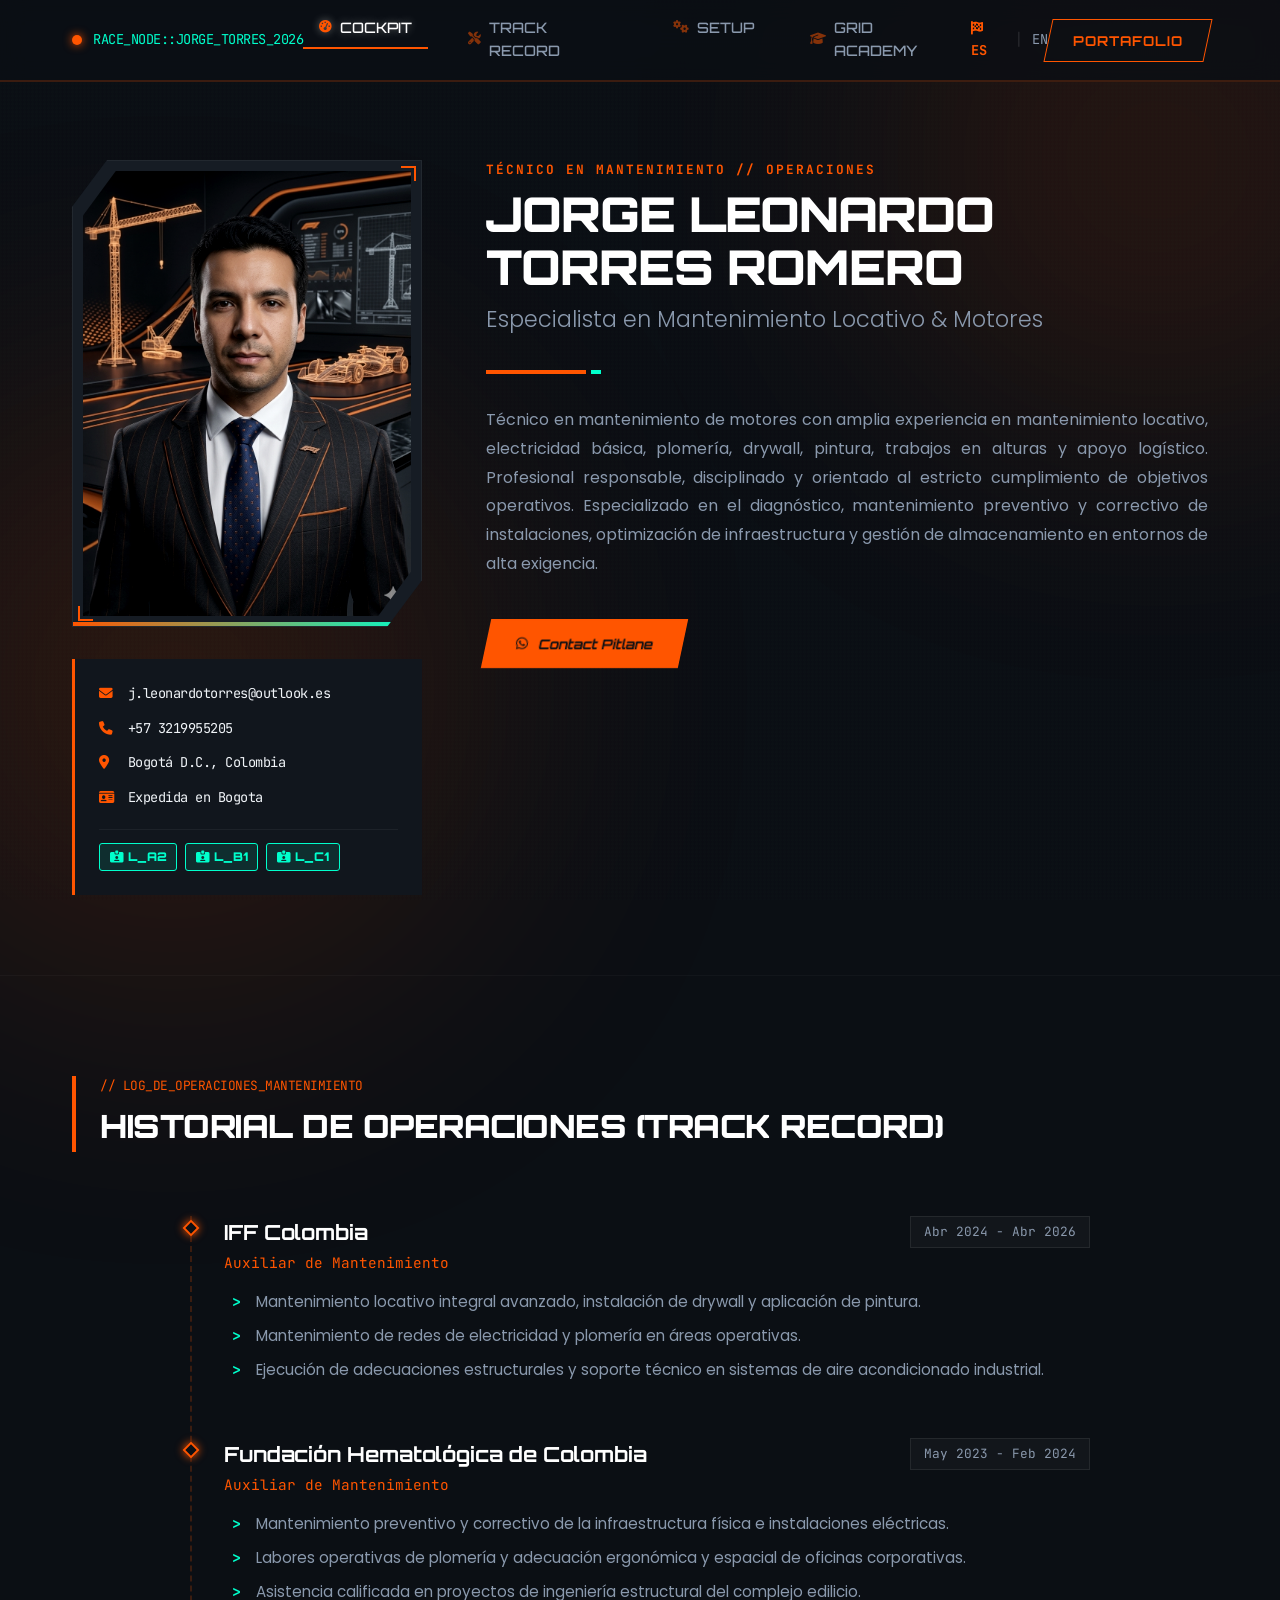
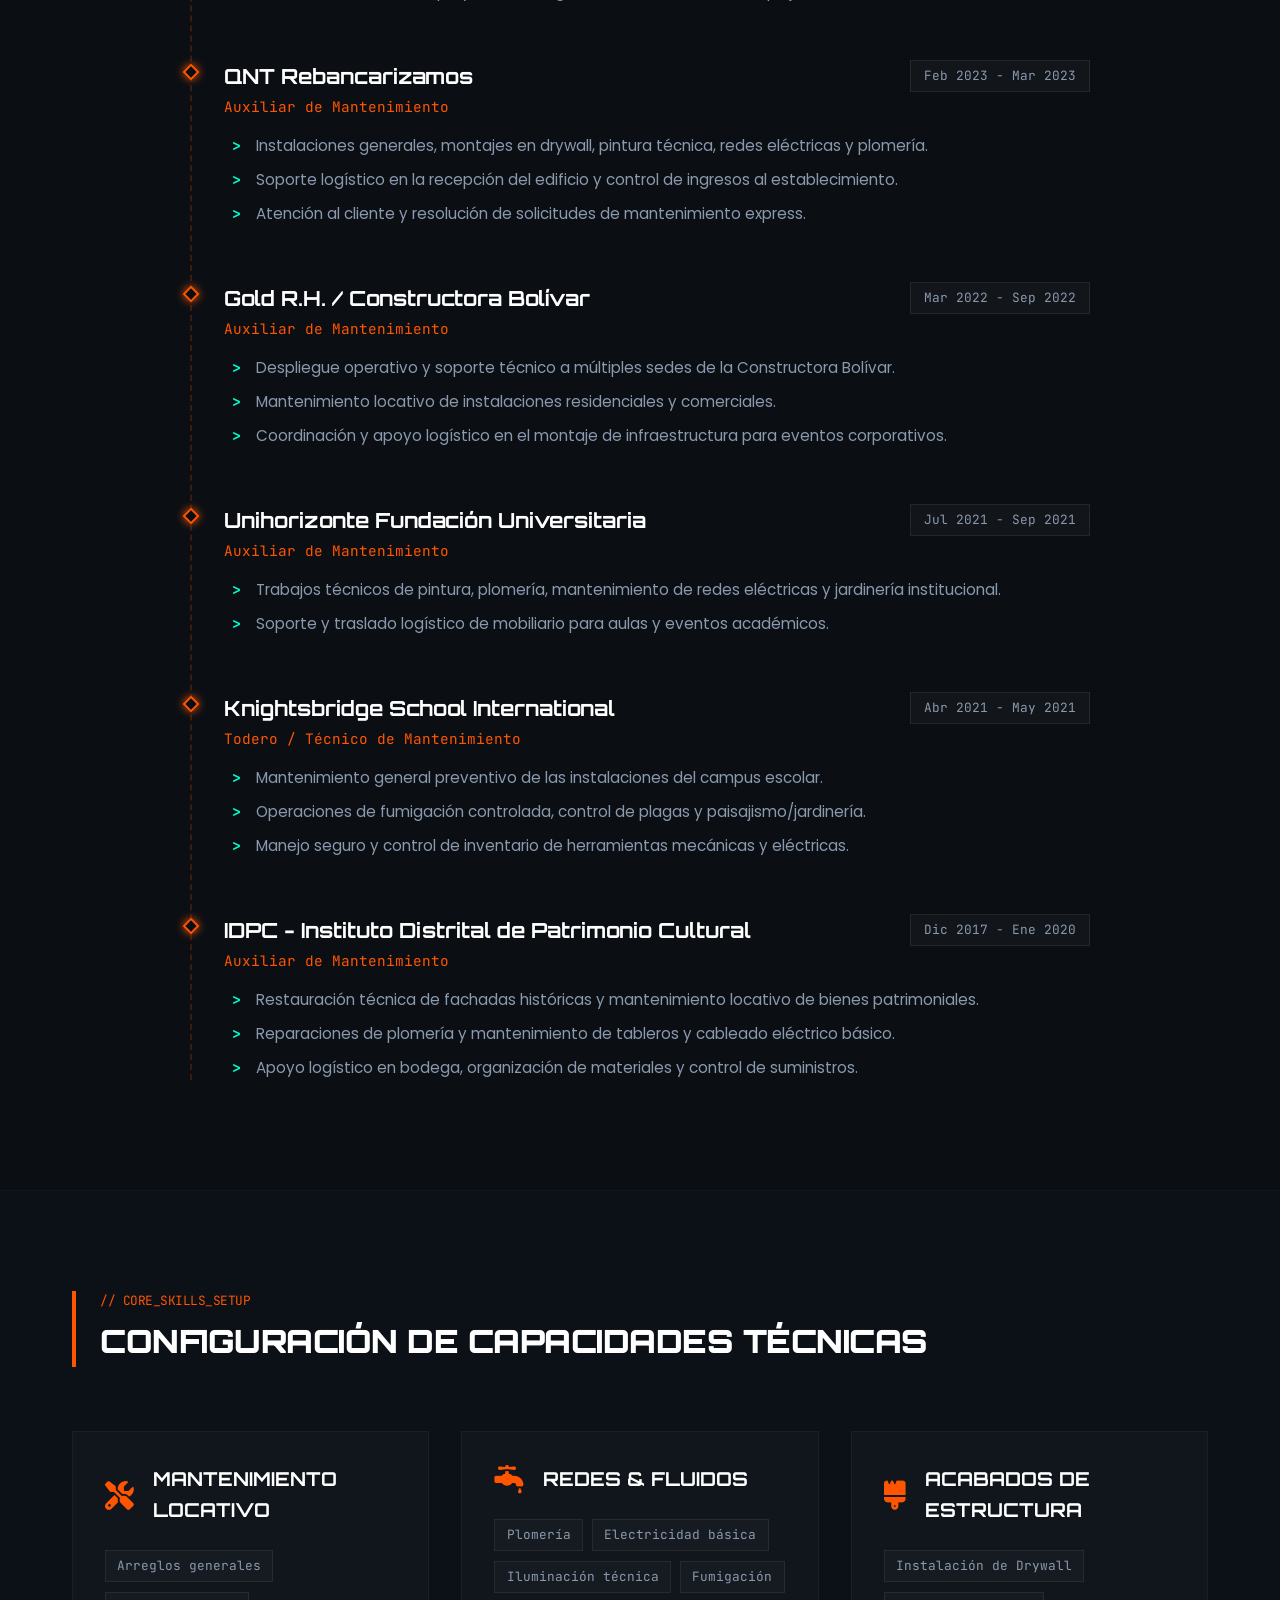
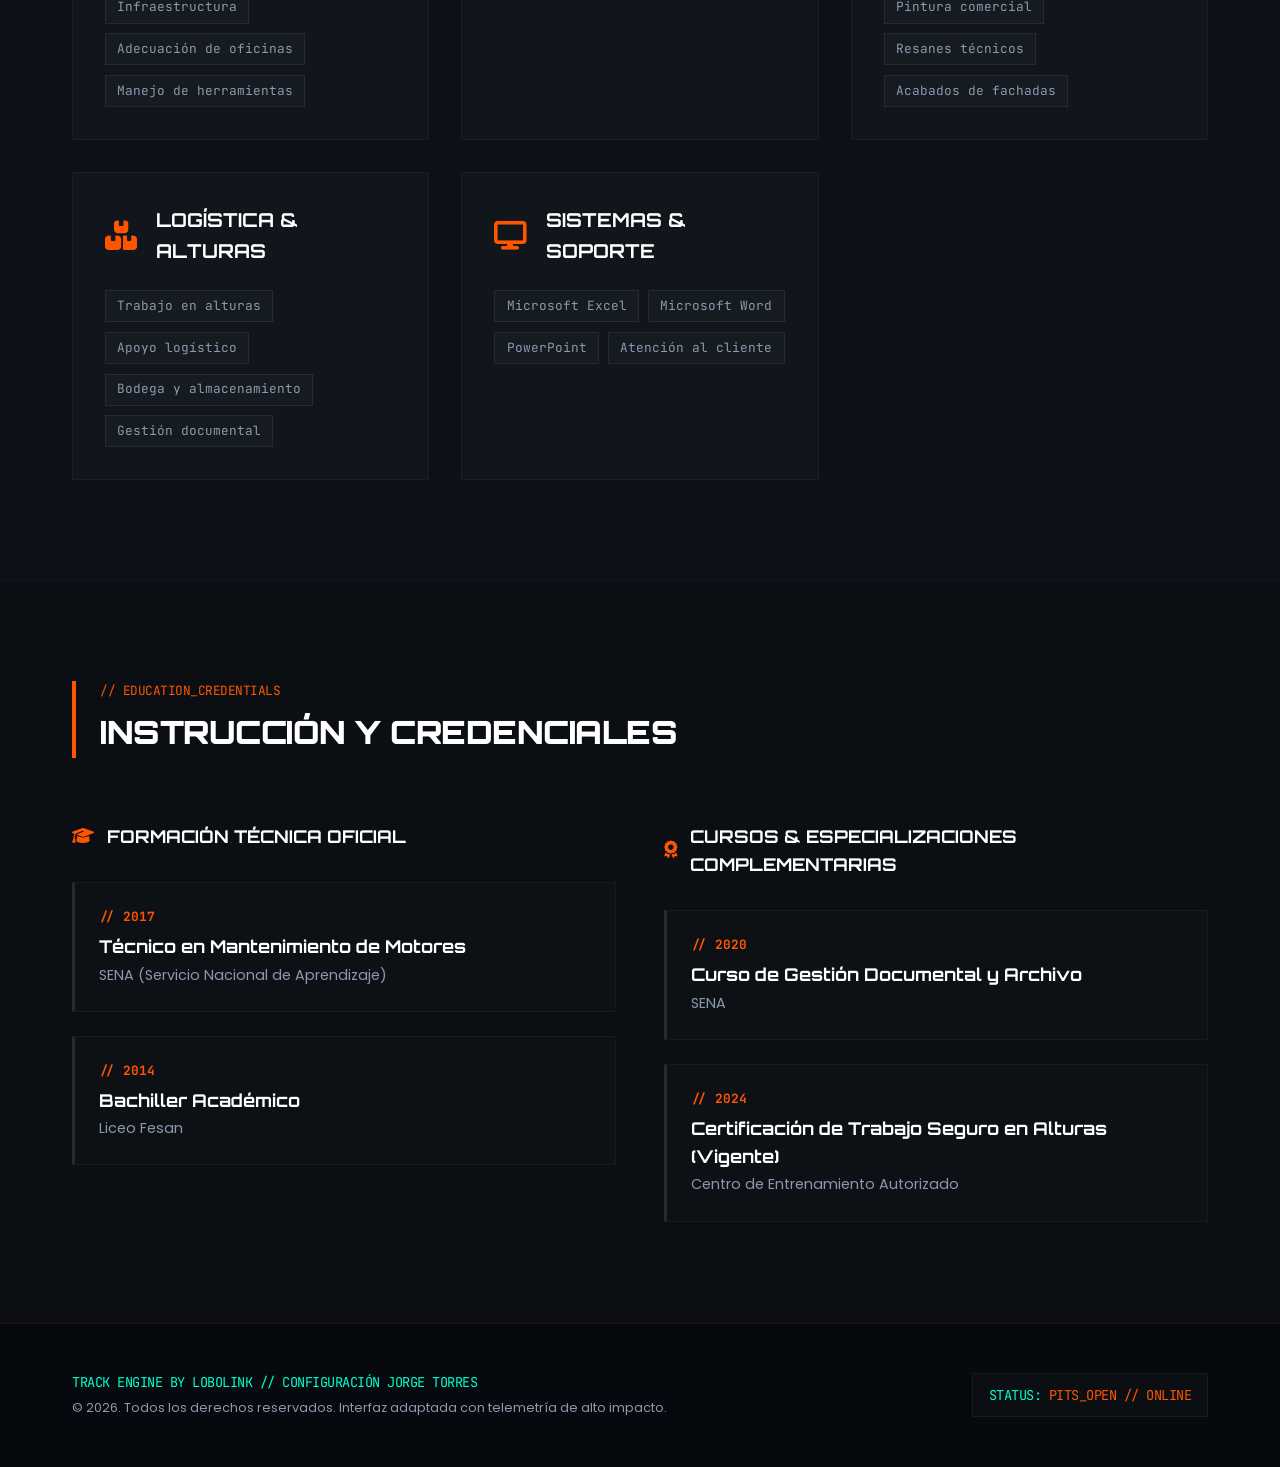
<file: index.html>
<!DOCTYPE html>
<html lang="es">
<head>
    <meta charset="UTF-8">
    <meta name="viewport" content="width=device-width, initial-scale=1.0">
    <title>Jorge Torres | F1 Maintenance Hub & Technical Profile</title>
    
    <!-- Fuentes de Alta Velocidad (Fórmula 1 & Monospace) -->
    <link rel="preconnect" href="https://fonts.googleapis.com">
    <link rel="preconnect" href="https://fonts.gstatic.com" crossorigin>
    <link href="https://fonts.googleapis.com/css2?family=Orbitron:wght@500;700;900&family=JetBrains+Mono:wght@400;500;700&family=Poppins:wght@300;400;600&display=swap" rel="stylesheet">
    
    <!-- Iconografía Técnica (FontAwesome) -->
    <link rel="stylesheet" href="https://cdnjs.cloudflare.com/ajax/libs/font-awesome/6.4.0/css/all.min.css">
    
    <!-- Hoja de Estilos -->
    <link rel="stylesheet" href="css/styles.css">
    <link rel="icon" type="image/png" href="/image/icon.png">
</head>
<body>

    <!-- Capas de Efectos Grid de Boxes (Grid de Carreras) -->
    <div class="f1-carbon-overlay"></div>
    <div class="pitlane-glow-sphere neon-orange-1"></div>
    <div class="pitlane-glow-sphere neon-orange-2"></div>

    <!-- Encabezado de Telemetría (Header) -->
    <header class="f1-header">
        <div class="container header-flex">
            <div class="race-telemetry-status">
                <span class="pit-indicator-blink"></span>
                <span class="mono-text" id="sys-id">RACE_NODE::JORGE_TORRES_2026</span>
            </div>
            
            <nav class="f1-nav">
                <ul>
                    <li><a href="#perfil" class="nav-link active"><i class="fa-solid fa-gauge-high"></i> Cockpit</a></li>
                    <li><a href="#experiencia" class="nav-link"><i class="fa-solid fa-screwdriver-wrench"></i> Track Record</a></li>
                    <li><a href="#habilidades" class="nav-link"><i class="fa-solid fa-gears"></i> Setup</a></li>
                    <li><a href="#educacion" class="nav-link"><i class="fa-solid fa-graduation-cap"></i> Grid Academy</a></li>
                </ul>
            </nav>

            <!-- Selector Multi-idioma (Preparado para la fase EN) -->
            <div class="lang-selector-f1">
                <a href="index.html" class="lang-btn active"><i class="fa-solid fa-flag-checkered"></i> ES</a>
                <span class="lang-separator">|</span>
                <a href="index-en.html" class="lang-btn">EN</a>
            </div>

            <!-- Botón de Enlace al Portafolio de Proyectos / Operaciones -->
            <div class="contact-cta">
                <a id="portfolio-top-link" href="portafolio.html" class="btn-f1-action">
                    <span>PORTAFOLIO</span>
                </a>
            </div>
        </div>
    </header>

    <!-- Sección Principal: El Cockpit (Perfil Técnico) -->
    <section id="perfil" class="hero-f1-sector">
        <div class="container hero-grid">
            
            <!-- Contenedor de Imagen y Datos de Contacto Rápido -->
            <div class="profile-frame-wrapper">
                <div class="f1-avatar-frame">
                    <!-- Imagen de Jorge Torres (Asegurar que exista en la carpeta) -->
                    <img id="client-avatar" src="/image/perfil.png" alt="Jorge Leonardo Torres Romero" class="profile-avatar">
                    <div class="f1-corner top-left"></div>
                    <div class="f1-corner top-right"></div>
                    <div class="f1-corner bottom-left"></div>
                    <div class="f1-corner bottom-right"></div>
                    <div class="speed-bar"></div>
                </div>
                
                <div class="profile-comms-telemetry">
                    <p class="mono-text"><i class="fa-solid fa-envelope"></i> <span id="client-email">...</span></p>
                    <p class="mono-text"><i class="fa-solid fa-phone"></i> <span id="client-phone">...</span></p>
                    <p class="mono-text"><i class="fa-solid fa-location-dot"></i> <span id="client-location">...</span></p>
                    <p class="mono-text"><i class="fa-solid fa-id-card"></i> <span id="client-id-card">...</span></p>
                    <div class="license-badges" id="client-licenses">
                        <!-- Las licencias de conducción se inyectarán de forma modular aquí -->
                    </div>
                </div>
            </div>
            
            <!-- Datos de Despliegue del Perfil -->
            <div class="hero-text-content">
                <span class="f1-badge-category" id="client-badge">TÉCNICO EN MANTENIMIENTO // OPERACIONES</span>
                <h1 id="client-name" class="f1-tech-title">LOADING_PILOT...</h1>
                <h2 id="client-title" class="f1-sub-title">LOADING_SPECIALIZATION...</h2>
                <div class="f1-divider-strip"></div>
                
                <p id="client-summary" class="profile-summary-p">
                    Sincronizando los registros del operario con la central de datos técnica...
                </p>
                
                <!-- Contacto Directo / Descarga de HV -->
                <div class="social-f1-hub">
                    <a id="client-whatsapp" href="#" target="_blank" rel="noopener noreferrer" class="f1-social-btn"><i class="fa-brands fa-whatsapp"></i> Contact Pitlane</a>
                </div>
            </div>
            
        </div>
    </section>

    <!-- Sección de Experiencia: Historial de Carreras (Track Record) -->
    <section id="experiencia" class="f1-section">
        <div class="container">
            <div class="section-heading-f1">
                <div class="pre-title mono-text">// LOG_DE_OPERACIONES_MANTENIMIENTO</div>
                <h2 class="f1-title-section">Historial de Operaciones (Track Record)</h2>
            </div>
            
            <!-- Línea de tiempo estructurada estilo telemetría de carrera -->
            <div id="experience-timeline" class="timeline-f1-wrapper"></div>
        </div>
    </section>

    <!-- Sección de Habilidades: Configuración Mecánica (Setup) -->
    <section id="habilidades" class="f1-section alternative-bg">
        <div class="container">
            <div class="section-heading-f1">
                <div class="pre-title mono-text">// CORE_SKILLS_SETUP</div>
                <h2 class="f1-title-section">Configuración de Capacidades Técnicas</h2>
            </div>
            
            <!-- Grilla modular donde se inyectarán las especialidades de todero, electricidad, plomería, etc. -->
            <div id="skills-grid" class="skills-f1-grid"></div>
        </div>
    </section>

    <!-- Sección de Formación: Academia Técnica (Grid Academy) -->
    <section id="educacion" class="f1-section">
        <div class="container">
            <div class="section-heading-f1">
                <div class="pre-title mono-text">// EDUCATION_CREDENTIALS</div>
                <h2 class="f1-title-section">Instrucción y Credenciales</h2>
            </div>
            
            <div class="education-dual-grid">
                <div>
                    <h3 class="block-title-f1"><i class="fa-solid fa-graduation-cap"></i> Formación Técnica Oficial</h3>
                    <div id="education-container" class="cards-stack-f1"></div>
                </div>
                <div>
                    <h3 class="block-title-f1"><i class="fa-solid fa-award"></i> Cursos & Especializaciones Complementarias</h3>
                    <div id="certifications-container" class="cards-stack-f1"></div>
                </div>
            </div>
        </div>
    </section>

    <!-- Pie de Página F1 -->
    <footer class="f1-footer">
        <div class="container footer-flex-f1">
            <div class="footer-brand-tech">
                <p class="mono-text">TRACK ENGINE BY LOBOLINK // CONFIGURACIÓN JORGE TORRES</p>
                <p class="copyright-text">&copy; 2026. Todos los derechos reservados. Interfaz adaptada con telemetría de alto impacto.</p>
            </div>
            <div class="system-clock-box">
                <span class="mono-text">STATUS: <span style="color: #ff5500;">PITS_OPEN // ONLINE</span></span>
            </div>
        </div>
    </footer>

    <!-- Motor JavaScript unificado para index y detección dinámica de idioma -->
    <script src="js/scripts.js"></script>
</body>
</html>
</file>
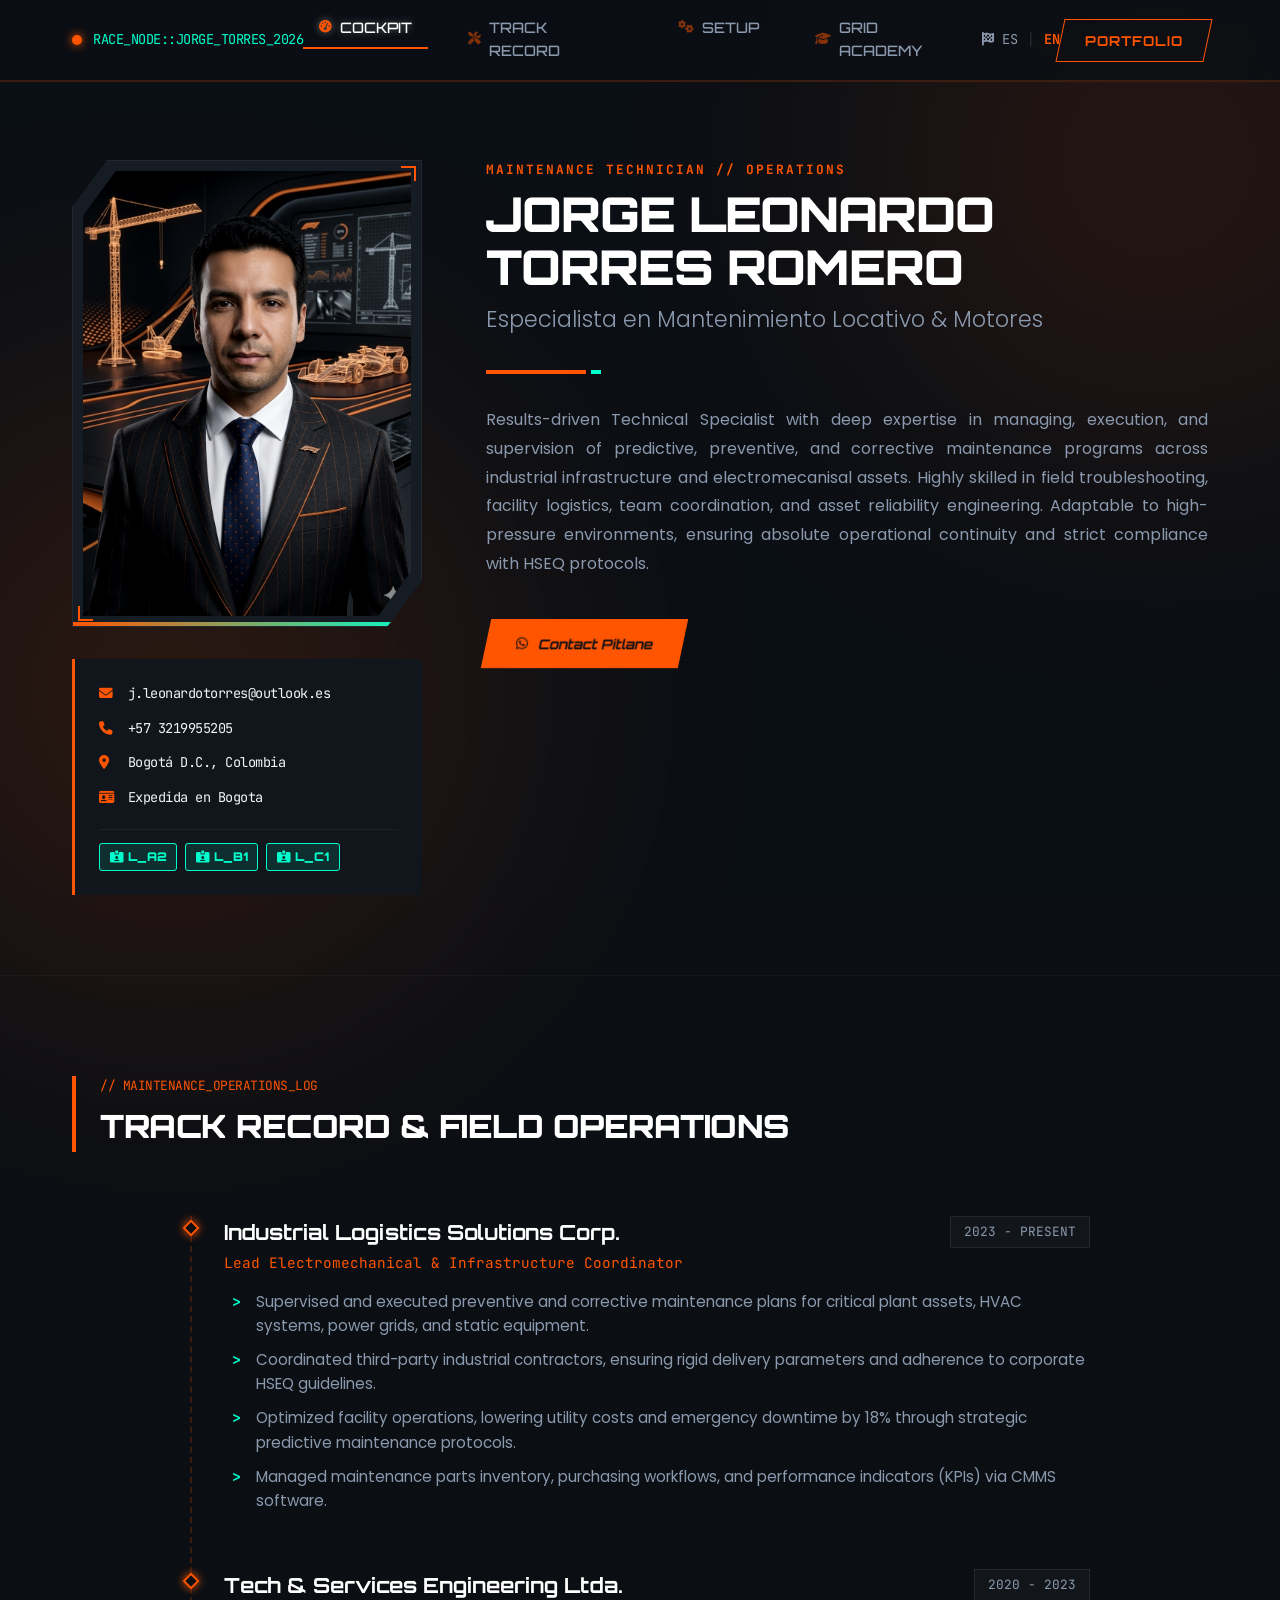
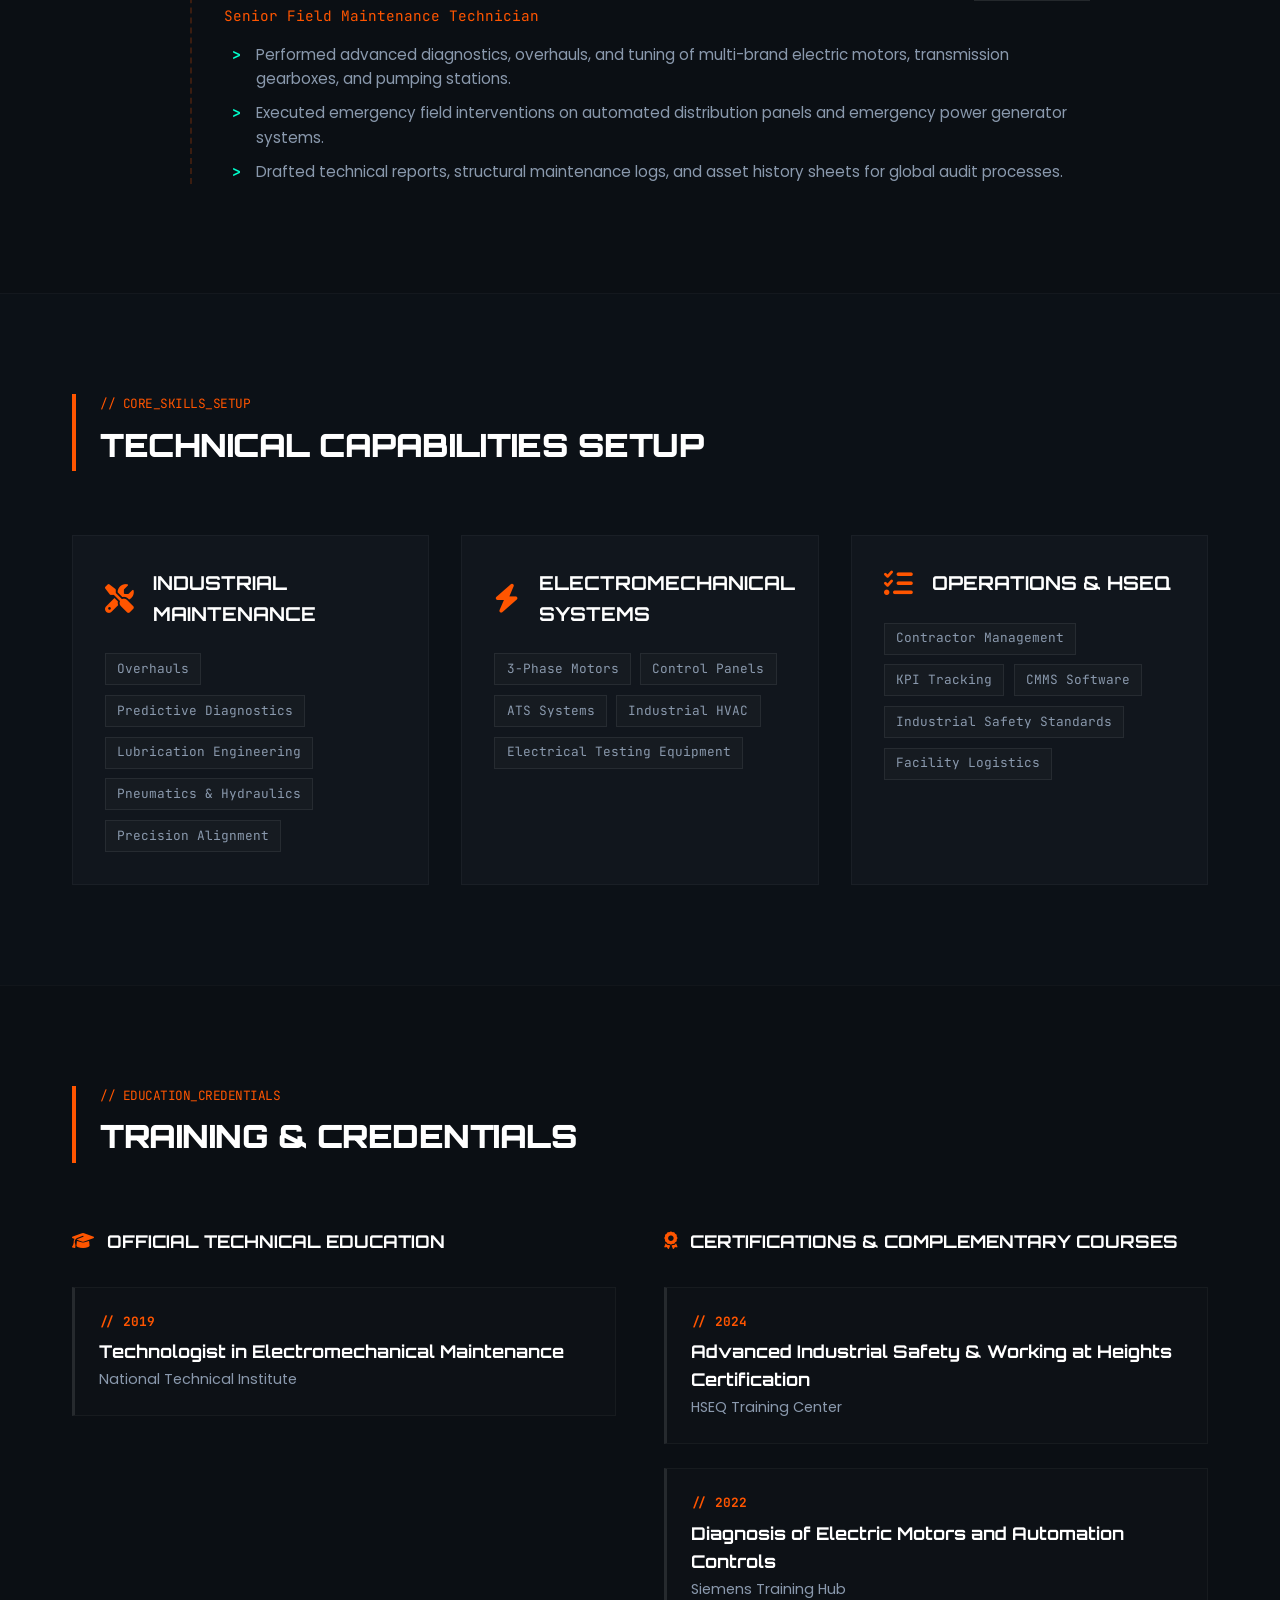
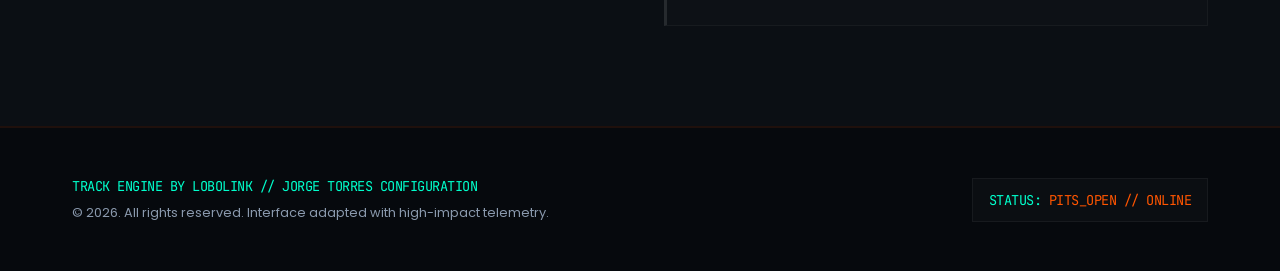
<file: index-en.html>
<!DOCTYPE html>
<html lang="en">
<head>
    <meta charset="UTF-8">
    <meta name="viewport" content="width=device-width, initial-scale=1.0">
    <title>Jorge Torres | F1 Maintenance Hub & Technical Profile</title>
    
    <!-- Fuentes de Alta Velocidad (Fórmula 1 & Monospace) -->
    <link rel="preconnect" href="https://fonts.googleapis.com">
    <link rel="preconnect" href="https://fonts.gstatic.com" crossorigin>
    <link href="https://fonts.googleapis.com/css2?family=Orbitron:wght@500;700;900&family=JetBrains+Mono:wght@400;500;700&family=Poppins:wght@300;400;600&display=swap" rel="stylesheet">
    
    <!-- Iconografía Técnica (FontAwesome) -->
    <link rel="stylesheet" href="https://cdnjs.cloudflare.com/ajax/libs/font-awesome/6.4.0/css/all.min.css">
    
    <!-- Hoja de Estilos -->
    <link rel="stylesheet" href="css/styles.css">
    <link rel="icon" type="image/png" href="/image/icon.png">
</head>
<body>

    <!-- Capas de Efectos Grid de Boxes (Grid de Carreras) -->
    <div class="f1-carbon-overlay"></div>
    <div class="pitlane-glow-sphere neon-orange-1"></div>
    <div class="pitlane-glow-sphere neon-orange-2"></div>

    <!-- Encabezado de Telemetría (Header) -->
    <header class="f1-header">
        <div class="container header-flex">
            <div class="race-telemetry-status">
                <span class="pit-indicator-blink"></span>
                <span class="mono-text" id="sys-id">RACE_NODE::JORGE_TORRES_2026</span>
            </div>
            
            <nav class="f1-nav">
                <ul>
                    <li><a href="#perfil" class="nav-link active"><i class="fa-solid fa-gauge-high"></i> Cockpit</a></li>
                    <li><a href="#experiencia" class="nav-link"><i class="fa-solid fa-screwdriver-wrench"></i> Track Record</a></li>
                    <li><a href="#habilidades" class="nav-link"><i class="fa-solid fa-gears"></i> Setup</a></li>
                    <li><a href="#educacion" class="nav-link"><i class="fa-solid fa-graduation-cap"></i> Grid Academy</a></li>
                </ul>
            </nav>

            <!-- Selector Multi-idioma (Sincronizado para el estado EN) -->
            <div class="lang-selector-f1">
                <a href="index.html" class="lang-btn"><i class="fa-solid fa-flag-checkered"></i> ES</a>
                <span class="lang-separator">|</span>
                <a href="index-en.html" class="lang-btn active">EN</a>
            </div>

            <!-- Botón de Enlace al Portafolio de Proyectos / Operaciones -->
            <div class="contact-cta">
                <a id="portfolio-top-link" href="portafolio-en.html" class="btn-f1-action">
                    <span>PORTFOLIO</span>
                </a>
            </div>
        </div>
    </header>

    <!-- Sección Principal: El Cockpit (Perfil Técnico) -->
    <section id="perfil" class="hero-f1-sector">
        <div class="container hero-grid">
            
            <!-- Contenedor de Imagen y Datos de Contacto Rápido -->
            <div class="profile-frame-wrapper">
                <div class="f1-avatar-frame">
                    <!-- Imagen de Jorge Torres -->
                    <img id="client-avatar" src="/image/perfil.png" alt="Jorge Leonardo Torres Romero" class="profile-avatar">
                    <div class="f1-corner top-left"></div>
                    <div class="f1-corner top-right"></div>
                    <div class="f1-corner bottom-left"></div>
                    <div class="f1-corner bottom-right"></div>
                    <div class="speed-bar"></div>
                </div>
                
                <div class="profile-comms-telemetry">
                    <p class="mono-text"><i class="fa-solid fa-envelope"></i> <span id="client-email">...</span></p>
                    <p class="mono-text"><i class="fa-solid fa-phone"></i> <span id="client-phone">...</span></p>
                    <p class="mono-text"><i class="fa-solid fa-location-dot"></i> <span id="client-location">...</span></p>
                    <p class="mono-text"><i class="fa-solid fa-id-card"></i> <span id="client-id-card">...</span></p>
                    <div class="license-badges" id="client-licenses">
                        <!-- Las licencias de conducción se inyectarán de forma modular aquí -->
                    </div>
                </div>
            </div>
            
            <!-- Datos de Despliegue del Perfil -->
            <div class="hero-text-content">
                <span class="f1-badge-category" id="client-badge">MAINTENANCE TECHNICIAN // OPERATIONS</span>
                <h1 id="client-name" class="f1-tech-title">LOADING_PILOT...</h1>
                <h2 id="client-title" class="f1-sub-title">LOADING_SPECIALIZATION...</h2>
                <div class="f1-divider-strip"></div>
                
                <p id="client-summary" class="profile-summary-p">
                    Synchronizing operator records with the central technical database...
                </p>
                
                <!-- Contacto Directo / Descarga de HV -->
                <div class="social-f1-hub">
                    <a id="client-whatsapp" href="#" target="_blank" rel="noopener noreferrer" class="f1-social-btn"><i class="fa-brands fa-whatsapp"></i> Contact Pitlane</a>
                    
                </div>
            </div>
            
        </div>
    </section>

    <!-- Sección de Experiencia: Historial de Carreras (Track Record) -->
    <section id="experiencia" class="f1-section">
        <div class="container">
            <div class="section-heading-f1">
                <div class="pre-title mono-text">// MAINTENANCE_OPERATIONS_LOG</div>
                <h2 class="f1-title-section">Track Record & Field Operations</h2>
            </div>
            
            <!-- Línea de tiempo estructurada estilo telemetría de carrera -->
            <div id="experience-timeline" class="timeline-f1-wrapper"></div>
        </div>
    </section>

    <!-- Sección de Habilidades: Configuración Mecánica (Setup) -->
    <section id="habilidades" class="f1-section alternative-bg">
        <div class="container">
            <div class="section-heading-f1">
                <div class="pre-title mono-text">// CORE_SKILLS_SETUP</div>
                <h2 class="f1-title-section">Technical Capabilities Setup</h2>
            </div>
            
            <!-- Grilla modular donde se inyectarán las especialidades -->
            <div id="skills-grid" class="skills-f1-grid"></div>
        </div>
    </section>

    <!-- Sección de Formación: Academia Técnica (Grid Academy) -->
    <section id="educacion" class="f1-section">
        <div class="container">
            <div class="section-heading-f1">
                <div class="pre-title mono-text">// EDUCATION_CREDENTIALS</div>
                <h2 class="f1-title-section">Training & Credentials</h2>
            </div>
            
            <div class="education-dual-grid">
                <div>
                    <h3 class="block-title-f1"><i class="fa-solid fa-graduation-cap"></i> Official Technical Education</h3>
                    <div id="education-container" class="cards-stack-f1"></div>
                </div>
                <div>
                    <h3 class="block-title-f1"><i class="fa-solid fa-award"></i> Certifications & Complementary Courses</h3>
                    <div id="certifications-container" class="cards-stack-f1"></div>
                </div>
            </div>
        </div>
    </section>

    <!-- Pie de Página F1 -->
    <footer class="f1-footer">
        <div class="container footer-flex-f1">
            <div class="footer-brand-tech">
                <p class="mono-text">TRACK ENGINE BY LOBOLINK // JORGE TORRES CONFIGURATION</p>
                <p class="copyright-text">&copy; 2026. All rights reserved. Interface adapted with high-impact telemetry.</p>
            </div>
            <div class="system-clock-box">
                <span class="mono-text">STATUS: <span style="color: #ff5500;">PITS_OPEN // ONLINE</span></span>
            </div>
        </div>
    </footer>

    <!-- Motor JavaScript unificado para index y detección dinámica de idioma -->
    <script src="js/scripts.js"></script>
</body>
</html>
</file>
<file: css/styles.css>
/* ==========================================================================
   LOBOLINK CAREER STUDIO - HIGH-PERFORMANCE F1 THEME
   Profile: Jorge Leonardo Torres Romero (2026)
   ========================================================================== */

/* --- Variables de Sistema (Paleta de Boxes & F1) --- */
:root {
    --bg-dark-carbon: #0b0f14;
    --bg-dark-pitlane: #11161d;
    --f1-orange: #ff5500;
    --f1-orange-glow: rgba(255, 85, 0, 0.35);
    --telemetry-cyan: #00ffcc;
    --telemetry-cyan-glow: rgba(0, 255, 204, 0.2);
    
    /* Textos */
    --text-main: #f0f4f8;
    --text-muted: #8a99ad;
    --text-white: #ffffff;
    
    /* Tipografías */
    --font-f1: 'Orbitron', sans-serif;
    --font-mono: 'JetBrains Mono', monospace;
    --font-body: 'Poppins', sans-serif;
}

/* --- Reseteo Estructural --- */
* {
    margin: 0;
    padding: 0;
    box-sizing: border-box;
    scroll-behavior: smooth;
}

body {
    background-color: var(--bg-dark-carbon);
    color: var(--text-main);
    font-family: var(--font-body);
    overflow-x: hidden;
    line-height: 1.6;
}

.container {
    width: 100%;
    max-width: 1200px;
    margin: 0 auto;
    padding: 0 2rem;
}

/* --- Capas Ambientales F1 (Overlays & Glows) --- */
.f1-carbon-overlay {
    position: fixed;
    top: 0;
    left: 0;
    width: 100vw;
    height: 100vh;
    background-image: linear-gradient(rgba(11, 15, 20, 0.94), rgba(11, 15, 20, 0.94)), 
                      linear-gradient(45deg, #161c24 25%, transparent 25%), 
                      linear-gradient(-45deg, #161c24 25%, transparent 25%), 
                      linear-gradient(45deg, transparent 75%, #161c24 75%), 
                      linear-gradient(-45deg, transparent 75%, #161c24 75%);
    background-size: 4px 4px;
    z-index: -2;
}

.pitlane-glow-sphere {
    position: fixed;
    border-radius: 50%;
    filter: blur(140px);
    z-index: -1;
    opacity: 0.15;
    pointer-events: none;
}
.neon-orange-1 { top: -10%; right: -10%; width: 500px; height: 500px; background: var(--f1-orange); }
.neon-orange-2 { bottom: -10%; left: -10%; width: 600px; height: 600px; background: var(--f1-orange); }

/* --- Encabezado de Telemetría (Header) --- */
.f1-header {
    position: fixed;
    top: 0;
    left: 0;
    width: 100%;
    background: rgba(11, 15, 20, 0.85);
    backdrop-filter: blur(12px);
    border-bottom: 2px solid rgba(255, 85, 0, 0.2);
    z-index: 100;
}

.header-flex {
    display: flex;
    justify-content: space-between;
    align-items: center;
    height: 80px;
}

.race-telemetry-status {
    display: flex;
    align-items: center;
    gap: 0.7rem;
}

.pit-indicator-blink {
    width: 10px;
    height: 10px;
    background-color: var(--f1-orange);
    border-radius: 50%;
    box-shadow: 0 0 10px var(--f1-orange);
    animation: pitBlink 1s infinite alternate;
}

@keyframes pitBlink {
    0% { opacity: 0.3; }
    100% { opacity: 1; }
}

.mono-text {
    font-family: var(--font-mono);
    font-size: 0.85rem;
    color: var(--telemetry-cyan);
    letter-spacing: -0.5px;
}

/* --- Menú de Navegación Esquilado F1 --- */
.f1-nav ul {
    display: flex;
    list-style: none;
    gap: 1.5rem;
}

.f1-nav .nav-link {
    color: var(--text-muted);
    text-decoration: none;
    font-family: var(--font-f1);
    font-size: 0.9rem;
    font-weight: 500;
    text-transform: uppercase;
    padding: 0.5rem 1rem;
    transition: all 0.3s ease;
    display: flex;
    align-items: center;
    gap: 0.5rem;
    border-bottom: 2px solid transparent;
}

.f1-nav .nav-link i {
    font-size: 0.8rem;
    color: rgba(255, 85, 0, 0.5);
    transition: color 0.3s;
}

.f1-nav .nav-link:hover, 
.f1-nav .nav-link.active {
    color: var(--text-white);
    border-bottom: 2px solid var(--f1-orange);
    text-shadow: 0 0 8px rgba(255, 255, 255, 0.4);
}

.f1-nav .nav-link:hover i, 
.f1-nav .nav-link.active i {
    color: var(--f1-orange);
}

/* --- Selectores de Idioma e Interfaz --- */
.lang-selector-f1 {
    display: flex;
    align-items: center;
    gap: 0.5rem;
    font-family: var(--font-mono);
}

.lang-btn {
    color: var(--text-muted);
    text-decoration: none;
    font-size: 0.85rem;
    transition: color 0.3s;
}

.lang-btn.active {
    color: var(--f1-orange);
    font-weight: bold;
}

.lang-separator {
    color: rgba(255,255,255,0.1);
}

/* --- Botones de Acción Especiales (F1 Action) --- */
.btn-f1-action {
    display: inline-block;
    padding: 0.6rem 1.5rem;
    background: transparent;
    color: var(--f1-orange);
    border: 1px solid var(--f1-orange);
    font-family: var(--font-f1);
    font-size: 0.85rem;
    font-weight: 700;
    text-transform: uppercase;
    letter-spacing: 1px;
    text-decoration: none;
    transform: skewX(-12deg); /* Efecto F1 cursivo */
    transition: all 0.3s ease;
    box-shadow: inset 0 0 0 0 var(--f1-orange);
}

.btn-f1-action span {
    display: inline-block;
    transform: skewX(12deg); /* Revierte el texto para que sea legible */
}

.btn-f1-action:hover {
    color: var(--bg-dark-carbon);
    background: var(--f1-orange);
    box-shadow: 0 0 15px var(--f1-orange-glow);
    cursor: pointer;
}

/* ==========================================================================
   SECCIÓN HERO / COCKPIT
   ========================================================================== */
.hero-f1-sector {
    padding: 160px 0 80px 0;
}

.hero-grid {
    display: grid;
    grid-template-columns: 350px 1fr;
    gap: 4rem;
    align-items: flex-start;
}

/* Marco de Avatar Aero */
.profile-frame-wrapper {
    display: flex;
    flex-direction: column;
    gap: 2rem;
}

.f1-avatar-frame {
    position: relative;
    width: 100%;
    aspect-ratio: 1 / 1;
    background: #161c24;
    border: 1px solid rgba(255,255,255,0.05);
    padding: 10px;
    clip-path: polygon(10% 0%, 100% 0%, 100% 90%, 90% 100%, 0% 100%, 0% 10%); /* Esquinas cortadas */
}

.profile-avatar {
    width: 100%;
    height: 100%;
    object-fit: cover;
    filter: grayscale(20%) contrast(110%);
    clip-path: polygon(10% 0%, 100% 0%, 100% 90%, 90% 100%, 0% 100%, 0% 10%);
}

/* Esquinas mecánicas decorativas */
.f1-corner {
    position: absolute;
    width: 15px;
    height: 15px;
    border: 2px solid var(--f1-orange);
    pointer-events: none;
}
.top-left { top: 5px; left: 5px; border-right: none; border-bottom: none; }
.top-right { top: 5px; right: 5px; border-left: none; border-bottom: none; }
.bottom-left { bottom: 5px; left: 5px; border-right: none; border-top: none; }
.bottom-right { bottom: 5px; right: 5px; border-left: none; border-top: none; }

.speed-bar {
    position: absolute;
    bottom: 0;
    left: 0;
    height: 4px;
    width: 100%;
    background: linear-gradient(90deg, var(--f1-orange), var(--telemetry-cyan));
}

/* Bloque Telemetría de Comunicaciones */
.profile-comms-telemetry {
    background: var(--bg-dark-pitlane);
    padding: 1.5rem;
    border-left: 3px solid var(--f1-orange);
    display: flex;
    flex-direction: column;
    gap: 0.8rem;
}

.profile-comms-telemetry p {
    display: flex;
    align-items: center;
    gap: 0.8rem;
    color: var(--text-main);
}

.profile-comms-telemetry p i {
    color: var(--f1-orange);
    width: 16px;
}

.license-badges {
    display: flex;
    gap: 0.5rem;
    margin-top: 0.5rem;
    border-top: 1px solid rgba(255,255,255,0.05);
    padding-top: 0.8rem;
}

.license-tag {
    font-family: var(--font-f1);
    font-size: 0.75rem;
    font-weight: 900;
    background: rgba(0, 255, 204, 0.1);
    color: var(--telemetry-cyan);
    border: 1px solid var(--telemetry-cyan);
    padding: 0.2rem 0.6rem;
    border-radius: 3px;
}

/* Contenido de Datos Principal */
.f1-badge-category {
    font-family: var(--font-mono);
    font-size: 0.8rem;
    color: var(--f1-orange);
    letter-spacing: 2px;
    font-weight: 700;
    display: block;
    margin-bottom: 0.5rem;
}

.f1-tech-title {
    font-family: var(--font-f1);
    font-size: 3rem;
    font-weight: 900;
    line-height: 1.1;
    letter-spacing: -1px;
    color: var(--text-white);
    text-transform: uppercase;
}

.f1-sub-title {
    font-family: var(--font-body);
    font-size: 1.4rem;
    color: var(--text-muted);
    font-weight: 300;
    margin-top: 0.5rem;
}

.f1-divider-strip {
    height: 4px;
    width: 100px;
    background: var(--f1-orange);
    margin: 2rem 0;
    position: relative;
}

.f1-divider-strip::after {
    content: '';
    position: absolute;
    right: -15px;
    top: 0;
    width: 10px;
    height: 4px;
    background: var(--telemetry-cyan);
}

.profile-summary-p {
    font-size: 1rem;
    color: var(--text-muted);
    line-height: 1.8;
    margin-bottom: 2.5rem;
    text-align: justify;
}

.social-f1-hub {
    display: flex;
    gap: 1rem;
}

.f1-social-btn {
    text-decoration: none;
    font-family: var(--font-f1);
    font-size: 0.85rem;
    font-weight: 700;
    padding: 0.8rem 1.8rem;
    border-radius: 0;
    transform: skewX(-12deg);
    transition: all 0.3s;
    display: inline-flex;
    align-items: center;
    gap: 0.7rem;
}

.f1-social-btn i {
    transform: skewX(12deg);
}

#client-whatsapp {
    background: var(--f1-orange);
    color: var(--bg-dark-carbon);
    border: 1px solid var(--f1-orange);
}

#client-whatsapp:hover {
    background: transparent;
    color: var(--f1-orange);
    box-shadow: 0 0 15px var(--f1-orange-glow);
}

#client-email-btn {
    background: transparent;
    color: var(--text-white);
    border: 1px solid rgba(255,255,255,0.15);
}

#client-email-btn:hover {
    border-color: var(--telemetry-cyan);
    color: var(--telemetry-cyan);
}

/* ==========================================================================
   ESTILOS GENERALES DE SECCIÓN Y ENCABEZADOS
   ========================================================================== */
.f1-section {
    padding: 100px 0;
    border-top: 1px solid rgba(255,255,255,0.03);
}

.f1-section.alternative-bg {
    background: rgba(17, 22, 29, 0.4);
}

.section-heading-f1 {
    margin-bottom: 4rem;
    border-left: 4px solid var(--f1-orange);
    padding-left: 1.5rem;
}

.section-heading-f1 .pre-title {
    color: var(--f1-orange);
    font-size: 0.8rem;
    margin-bottom: 0.3rem;
}

.f1-title-section {
    font-family: var(--font-f1);
    font-size: 2rem;
    font-weight: 900;
    text-transform: uppercase;
    color: var(--text-white);
    letter-spacing: -0.5px;
}

/* ==========================================================================
   TRACK RECORD (LÍNEA DE TIEMPO)
   ========================================================================== */
.timeline-f1-wrapper {
    position: relative;
    max-width: 900px;
    margin: 0 auto;
    padding-left: 2rem;
    border-left: 2px dashed rgba(255, 85, 0, 0.2);
}

.timeline-item-cyber {
    position: relative;
    margin-bottom: 3.5rem;
}

.timeline-item-cyber:last-child {
    margin-bottom: 0;
}

.timeline-node {
    position: absolute;
    left: calc(-2rem - 7px);
    top: 6px;
    width: 12px;
    height: 12px;
    background: var(--bg-dark-carbon);
    border: 2px solid var(--f1-orange);
    box-shadow: 0 0 8px var(--f1-orange);
    border-radius: 0; /* Formas F1 cuadradas */
    transform: rotate(45deg);
    transition: all 0.3s;
}

.timeline-item-cyber:hover .timeline-node {
    background: var(--telemetry-cyan);
    border-color: var(--telemetry-cyan);
    box-shadow: 0 0 10px var(--telemetry-cyan);
}

.timeline-header-block {
    display: flex;
    justify-content: space-between;
    align-items: flex-start;
    margin-bottom: 1rem;
    gap: 1.5rem;
}

.company-tech {
    font-family: var(--font-f1);
    font-size: 1.3rem;
    color: var(--text-white);
    font-weight: 700;
}

.role-tech {
    font-family: var(--font-mono);
    color: var(--f1-orange);
    font-size: 0.9rem;
    display: block;
    margin-top: 0.1rem;
}

.period-badge-cyber {
    font-family: var(--font-mono);
    font-size: 0.8rem;
    background: rgba(255,255,255,0.03);
    border: 1px solid rgba(255,255,255,0.08);
    padding: 0.3rem 0.8rem;
    color: var(--text-muted);
}

.timeline-body-cyber ul {
    list-style: none;
    padding-left: 0.5rem;
}

.timeline-body-cyber ul li {
    position: relative;
    padding-left: 1.5rem;
    color: var(--text-muted);
    font-size: 0.95rem;
    margin-bottom: 0.6rem;
}

.timeline-body-cyber ul li::before {
    content: '>';
    position: absolute;
    left: 0;
    color: var(--telemetry-cyan);
    font-family: var(--font-mono);
    font-weight: bold;
}

/* ==========================================================================
   SETUP CONFIGURATION (GRILLA DE HABILIDADES)
   ========================================================================== */
.skills-f1-grid {
    display: grid;
    grid-template-columns: repeat(auto-fit, minmax(340px, 1fr));
    gap: 2rem;
}

.skill-module-card {
    background: var(--bg-dark-pitlane);
    border: 1px solid rgba(255,255,255,0.04);
    padding: 2rem;
    position: relative;
    transition: all 0.3s ease;
}

/* Efecto borde bandera a cuadros superior en hover */
.skill-module-card::before {
    content: '';
    position: absolute;
    top: 0;
    left: 0;
    width: 0;
    height: 3px;
    background: var(--f1-orange);
    transition: width 0.3s ease;
}

.skill-module-card:hover {
    transform: translateY(-5px);
    border-color: rgba(255, 85, 0, 0.2);
    box-shadow: 0 10px 20px rgba(0,0,0,0.3);
}

.skill-module-card:hover::before {
    width: 100%;
}

.skill-card-header {
    display: flex;
    align-items: center;
    gap: 1.2rem;
    margin-bottom: 1.5rem;
}

.skill-card-header i {
    font-size: 1.8rem;
    color: var(--f1-orange);
}

.skill-card-header h3 {
    font-family: var(--font-f1);
    font-size: 1.2rem;
    color: var(--text-white);
    text-transform: uppercase;
}

.skills-tags-container {
    display: flex;
    flex-wrap: wrap;
    gap: 0.6rem;
}

.skill-tag {
    font-family: var(--font-mono);
    font-size: 0.8rem;
    background: rgba(255,255,255,0.02);
    border: 1px solid rgba(255,255,255,0.07);
    color: var(--text-muted);
    padding: 0.3rem 0.7rem;
    transition: all 0.3s;
}

.skill-module-card:hover .skill-tag {
    border-color: rgba(0, 255, 204, 0.15);
    color: var(--text-main);
}

/* ==========================================================================
   GRID ACADEMY (EDUCACIÓN)
   ========================================================================== */
.education-dual-grid {
    display: grid;
    grid-template-columns: 1fr 1fr;
    gap: 3rem;
}

.block-title-f1 {
    font-family: var(--font-f1);
    color: var(--text-white);
    text-transform: uppercase;
    font-size: 1.1rem;
    margin-bottom: 2rem;
    display: flex;
    align-items: center;
    gap: 0.8rem;
}

.block-title-f1 i {
    color: var(--f1-orange);
}

.cards-stack-f1 {
    display: flex;
    flex-direction: column;
    gap: 1.5rem;
}

.education-card-cyber {
    background: rgba(255,255,255,0.01);
    border: 1px solid rgba(255,255,255,0.04);
    border-left: 3px solid rgba(255,255,255,0.1);
    padding: 1.5rem;
    transition: all 0.3s;
}

.education-card-cyber:hover {
    border-left-color: var(--telemetry-cyan);
    background: rgba(0, 255, 204, 0.01);
}

.edu-year {
    font-family: var(--font-mono);
    font-size: 0.8rem;
    color: var(--f1-orange);
    font-weight: bold;
    margin-bottom: 0.3rem;
}

.edu-title {
    font-family: var(--font-f1);
    font-size: 1.1rem;
    color: var(--text-white);
    font-weight: 700;
}

.edu-institution {
    font-size: 0.9rem;
    color: var(--text-muted);
    margin-top: 0.2rem;
}

/* ==========================================================================
   PIE DE PÁGINA (FOOTER)
   ========================================================================== */
.f1-footer {
    background: #06090d;
    border-top: 2px solid rgba(255, 85, 0, 0.1);
    padding: 3rem 0;
}

.footer-flex-f1 {
    display: flex;
    justify-content: space-between;
    align-items: center;
}

.copyright-text {
    font-size: 0.8rem;
    color: var(--text-muted);
    margin-top: 0.3rem;
}

.system-clock-box {
    background: rgba(255,255,255,0.02);
    border: 1px solid rgba(255,255,255,0.05);
    padding: 0.5rem 1rem;
}

/* --- ANIMACIONES DE INTERSECCIÓN (REVEAL ENGINE) --- */
.reveal-ready {
    opacity: 0;
    transform: translateY(20px);
    transition: opacity 0.6s cubic-bezier(0.25, 1, 0.5, 1), 
                transform 0.6s cubic-bezier(0.25, 1, 0.5, 1);
}

.reveal-active {
    opacity: 1;
    transform: translateY(0);
}

/* --- ADAPTABILIDAD MÓVIL --- */
@media (max-width: 992px) {
    .hero-grid {
        grid-template-columns: 1fr;
        gap: 3rem;
    }
    .profile-frame-wrapper {
        max-width: 400px;
        margin: 0 auto;
        width: 100%;
    }
    .education-dual-grid {
        grid-template-columns: 1fr;
        gap: 3rem;
    }
}

@media (max-width: 768px) {
    .f1-header { position: relative; }
    .hero-f1-sector { padding-top: 40px; }
    .f1-nav { display: none; } /* En producción se puede suplir por un menú hamburguesa */
    .f1-tech-title { font-size: 2.2rem; }
    .footer-flex-f1 { flex-direction: column; gap: 1.5rem; text-align: center; }
}
/* ==========================================================================
   MÓDULO EXTENDIDO: GALERÍA DE PORTAFOLIO F1
   ========================================================================== */
.portfolio-hero {
    padding: 140px 0 60px 0;
    background: rgba(17, 22, 29, 0.6);
    border-bottom: 1px solid rgba(255, 85, 0, 0.1);
}

.filter-pitlane-hub {
    display: flex;
    gap: 1rem;
    flex-wrap: wrap;
    margin-top: 2.5rem;
}

.filter-btn-f1 {
    background: transparent;
    color: var(--text-muted);
    border: 1px solid rgba(255, 255, 255, 0.1);
    padding: 0.5rem 1.2rem;
    font-family: var(--font-mono);
    font-size: 0.8rem;
    cursor: pointer;
    transform: skewX(-12deg);
    transition: all 0.3s ease;
}

.filter-btn-f1 span {
    display: inline-block;
    transform: skewX(12deg);
}

.filter-btn-f1:hover, .filter-btn-f1.active {
    color: var(--f1-orange);
    border-color: var(--f1-orange);
    background: rgba(255, 85, 0, 0.05);
    box-shadow: 0 0 10px var(--f1-orange-glow);
}

.projects-f1-grid {
    display: grid;
    grid-template-columns: repeat(auto-fill, minmax(350px, 1fr));
    gap: 2.5rem;
    padding: 60px 0 100px 0;
}

.project-card-f1 {
    background: var(--bg-dark-pitlane);
    border: 1px solid rgba(255, 255, 255, 0.03);
    display: flex;
    flex-direction: column;
    position: relative;
    opacity: 0; /* Controlado por JS para fade-in */
    transition: all 0.4s cubic-bezier(0.16, 1, 0.3, 1), opacity 0.4s ease;
}

.project-card-f1:hover {
    transform: translateY(-5px);
    border-color: rgba(255, 85, 0, 0.3);
    box-shadow: 0 15px 30px rgba(0,0,0,0.4);
}

.project-img-wrapper {
    position: relative;
    width: 100%;
    aspect-ratio: 16 / 10;
    overflow: hidden;
    background: #161c24;
}

.project-img-wrapper img {
    width: 100%;
    height: 100%;
    object-fit: cover;
    transition: transform 0.5s ease;
}

.project-card-f1:hover .project-img-wrapper img {
    transform: scale(1.05);
}

.project-badge-tag {
    position: absolute;
    top: 15px;
    right: 15px;
    background: var(--bg-dark-carbon);
    color: var(--telemetry-cyan);
    border: 1px solid var(--telemetry-cyan);
    font-family: var(--font-mono);
    font-size: 0.7rem;
    padding: 0.2rem 0.6rem;
    font-weight: bold;
}

.project-info-content {
    padding: 1.8rem;
    display: flex;
    flex-direction: column;
    flex-grow: 1;
}

.project-meta-date {
    font-family: var(--font-mono);
    font-size: 0.75rem;
    color: var(--f1-orange);
    margin-bottom: 0.5rem;
}

.project-headline {
    font-family: var(--font-f1);
    font-size: 1.25rem;
    color: var(--text-white);
    text-transform: uppercase;
    margin-bottom: 0.8rem;
}

.project-description-text {
    font-size: 0.9rem;
    color: var(--text-muted);
    line-height: 1.6;
    margin-bottom: 1.5rem;
    flex-grow: 1;
}

.project-tech-stack-row {
    display: flex;
    flex-wrap: wrap;
    gap: 0.4rem;
    border-top: 1px solid rgba(255,255,255,0.05);
    padding-top: 1rem;
}

.tech-pill-f1 {
    font-family: var(--font-mono);
    font-size: 0.7rem;
    background: rgba(255,255,255,0.02);
    color: rgba(240, 244, 248, 0.7);
    padding: 0.15rem 0.5rem;
    border: 1px solid rgba(255,255,255,0.05);
}

.back-cockpit-link {
    font-family: var(--font-f1);
    color: var(--text-white);
    text-decoration: none;
    display: inline-flex;
    align-items: center;
    gap: 0.5rem;
    font-size: 0.9rem;
    transition: color 0.3s;
}

.back-cockpit-link:hover {
    color: var(--f1-orange);
}

/* ==========================================================================
   SISTEMA DE ADAPTABILIDAD EN PISTA (RESPONSIVE ENGINE)
   ========================================================================== */

/* --- PANTALLAS MEDIANAS / TABLETS (max-width: 992px) --- */
@media (max-width: 992px) {
    .hero-grid {
        grid-template-columns: 1fr;
        gap: 3rem;
    }
    .profile-frame-wrapper {
        max-width: 400px;
        margin: 0 auto;
        width: 100%;
    }
    .education-dual-grid {
        grid-template-columns: 1fr;
        gap: 3rem;
    }
    .skills-f1-grid {
        grid-template-columns: repeat(auto-fit, minmax(280px, 1fr));
    }
}

/* --- TELEFONOS INTELIGENTES / SMARTPHONES (max-width: 768px) --- */
@media (max-width: 768px) {
    /* Estructura Base y Contenedores */
    .f1-header { 
        position: relative; 
    }
    .header-flex {
        flex-direction: column;
        gap: 1rem;
        height: auto;
        padding: 1rem 0;
        text-align: center;
    }
    .race-telemetry-status, .lang-selector-f1 {
        justify-content: center;
    }
    .hero-f1-sector { 
        padding-top: 40px; 
    }
    .container {
        padding: 0 1.25rem;
    }
    .f1-nav { 
        display: none; /* Menú oculto en móvil */
    } 

    /* Tipografías y Títulos */
    .f1-tech-title { 
        font-size: 2.2rem; 
    }
    .section-heading-f1 {
        margin-bottom: 2.5rem;
    }

    /* Track Record (Línea de tiempo) */
    .timeline-header-block {
        flex-direction: column;
        gap: 0.4rem;
    }
    .period-badge-cyber {
        align-self: flex-start;
    }

    /* Módulo Extendido: Galería de Portafolio F1 */
    .portfolio-hero {
        padding: 60px 0 40px 0;
        text-align: center;
    }
    
    /* Barra de filtros dinámica (Modo Carrusel Táctil Horizontal) */
    .filter-pitlane-hub {
        display: flex;
        flex-wrap: nowrap;
        overflow-x: auto;
        gap: 0.5rem;
        padding: 0.8rem 0.2rem;
        justify-content: flex-start;
        -webkit-overflow-scrolling: touch;
        scrollbar-width: none; /* Oculta scrollbar en Firefox */
    }
    .filter-pitlane-hub::-webkit-scrollbar {
        display: none; /* Oculta scrollbar en Chrome/Safari */
    }
    .filter-btn-f1 {
        flex: 0 0 auto;
        padding: 0.5rem 1rem;
        font-size: 0.75rem;
    }

    /* Parrilla de Proyectos Obligada a Monocolumna */
    .projects-f1-grid {
        grid-template-columns: 1fr;
        gap: 1.8rem;
        padding: 40px 0 60px 0;
    }

    .project-card-f1 {
        width: 100%;
        max-width: 100%;
    }
    .project-info-content {
        padding: 1.4rem;
    }

    /* Footer */
    .footer-flex-f1 { 
        flex-direction: column; 
        gap: 1.5rem; 
        text-align: center; 
    }
    .system-clock-box {
        width: 100%;
        display: flex;
        justify-content: center;
    }
}

/* --- AJUSTE FINO PARA PANTALLAS MUY PEQUEÑAS (max-width: 480px) --- */
@media (max-width: 480px) {
    .f1-tech-title { 
        font-size: 1.8rem; 
    }
    .f1-title-section {
        font-size: 1.6rem;
    }
    .hero-f1-sector {
        padding-bottom: 40px;
    }
    .f1-divider-strip {
        margin: 1.5rem 0;
    }
    .profile-summary-p {
        font-size: 0.95rem;
        text-align: left; /* Más legible en pantallas angostas */
        margin-bottom: 1.8rem;
    }
    .social-f1-hub {
        flex-direction: column;
        gap: 0.8rem;
    }
    .f1-social-btn {
        width: 100%;
        justify-content: center;
    }
    .project-headline {
        font-size: 1.15rem;
    }
}
</file>
